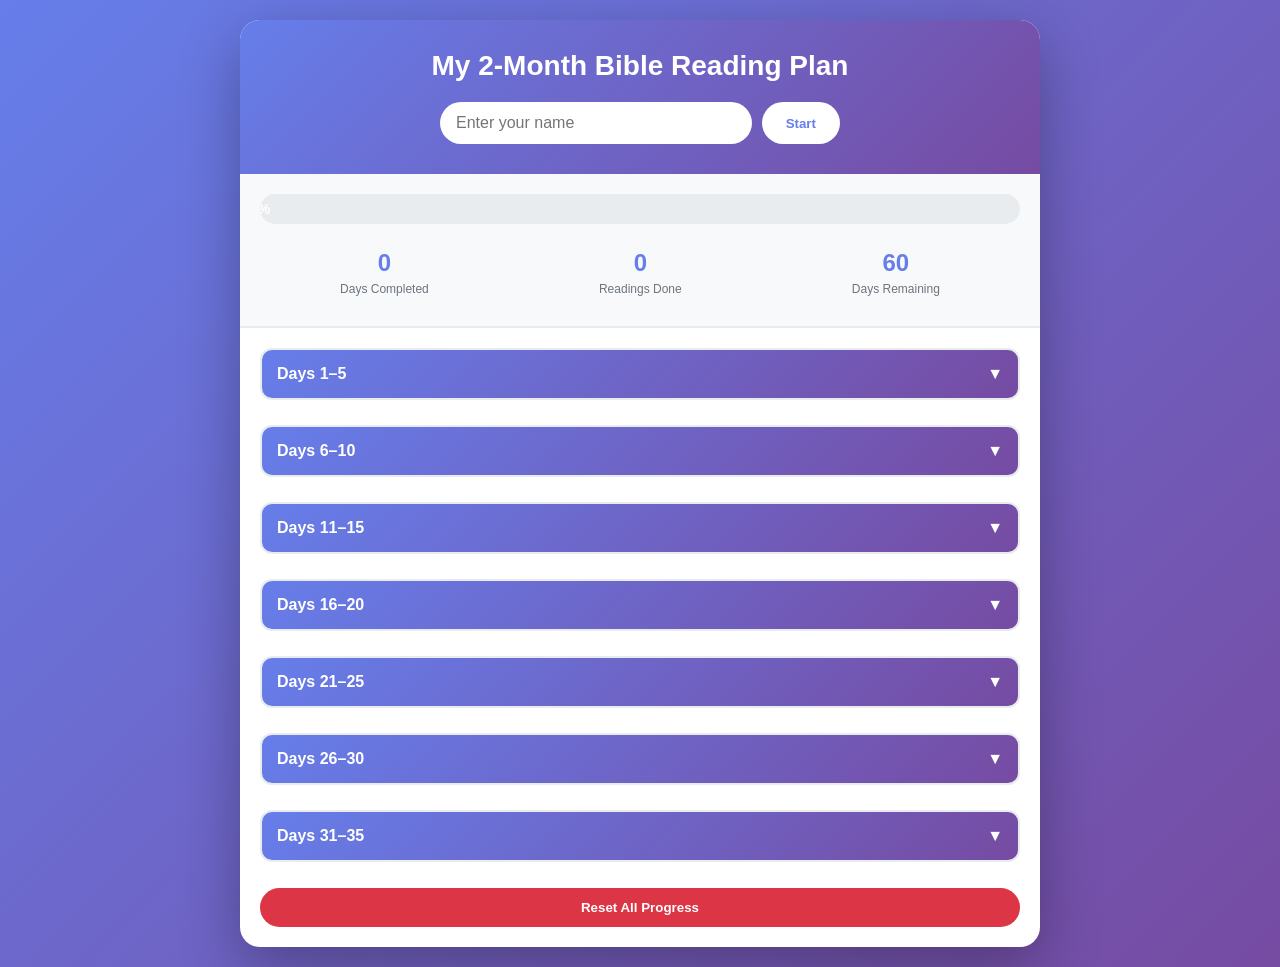
<file: index.html>
<!DOCTYPE html>
<html lang="en">

<head>
    <meta charset="UTF-8" />
    <meta name="viewport" content="width=device-width, initial-scale=1.0" />
    <title>2‑Month Bible Reading Tracker</title>
    <link rel="stylesheet" href="bible_tracker.css" />
</head>

<body>
    <div class="container">
        <div class="header">
            <h1>My 2‑Month Bible Reading Plan</h1>
            <div class="name-input" id="nameSection">
                <input type="text" id="nameInput" placeholder="Enter your name" />
                <button onclick="saveName()">Start</button>
            </div>
            <div class="welcome" id="welcomeText" style="display:none;"></div>
        </div>

        <div class="progress-section">
            <div class="progress-bar-container">
                <div class="progress-bar" id="progressBar">0%</div>
            </div>
            <div class="stats">
                <div class="stat">
                    <div class="stat-number" id="completedDays">0</div>
                    <div class="stat-label">Days Completed</div>
                </div>
                <div class="stat">
                    <div class="stat-number" id="totalReadings">0</div>
                    <div class="stat-label">Readings Done</div>
                </div>
                <div class="stat">
                    <div class="stat-number" id="remainingDays">60</div>
                    <div class="stat-label">Days Remaining</div>
                </div>
            </div>
        </div>

        <div class="content" id="content"></div>

        <button class="reset-button" onclick="resetProgress()">Reset All Progress</button>
    </div>

    <script>
        const readingPlan = [
            {
                section: "Days 1–5", days: [
                    { day: 1, readings: ["Genesis 1–8", "Psalms 1–4", "Matthew 1–3"] },
                    { day: 2, readings: ["Genesis 9–16", "Psalms 5–8", "Matthew 4–6"] },
                    { day: 3, readings: ["Genesis 17–24", "Psalms 9–12", "Matthew 7–9"] },
                    { day: 4, readings: ["Genesis 25–32", "Psalms 13–16", "Matthew 10–12"] },
                    { day: 5, readings: ["Genesis 33–40", "Psalms 17–20", "Matthew 13–15"] }
                ]
            },
            {
                section: "Days 6–10", days: [
                    { day: 6, readings: ["Genesis 41–50", "Psalms 21–24", "Matthew 16–18"] },
                    { day: 7, readings: ["Exodus 1–10", "Psalms 25–28", "Matthew 19–21"] },
                    { day: 8, readings: ["Exodus 11–20", "Psalms 29–32", "Matthew 22–24"] },
                    { day: 9, readings: ["Exodus 21–30", "Psalms 33–36", "Matthew 25–28"] },
                    { day: 10, readings: ["Exodus 31–40", "Psalms 37–40", "Mark 1–4"] }
                ]
            },
            {
                section: "Days 11–15", days: [
                    { day: 11, readings: ["Leviticus 1–10", "Psalms 41–44", "Mark 5–7"] },
                    { day: 12, readings: ["Leviticus 11–20", "Psalms 45–48", "Mark 8–10"] },
                    { day: 13, readings: ["Leviticus 21–27", "Psalms 49–52", "Mark 11–13"] },
                    { day: 14, readings: ["Numbers 1–10", "Psalms 53–56", "Mark 14–16"] },
                    { day: 15, readings: ["Numbers 11–20", "Psalms 57–60", "Luke 1–3"] }
                ]
            },
            {
                section: "Days 16–20", days: [
                    { day: 16, readings: ["Numbers 21–30", "Psalms 61–64", "Luke 4–6"] },
                    { day: 17, readings: ["Numbers 31–36 + Deut 1–4", "Psalms 65–68", "Luke 7–9"] },
                    { day: 18, readings: ["Deuteronomy 5–14", "Psalms 69–72", "Luke 10–12"] },
                    { day: 19, readings: ["Deuteronomy 15–24", "Psalms 73–76", "Luke 13–15"] },
                    { day: 20, readings: ["Deuteronomy 25–34", "Psalms 77–80", "Luke 16–18"] }
                ]
            },
            {
                section: "Days 21–25", days: [
                    { day: 21, readings: ["Joshua 1–10", "Psalms 81–84", "Luke 19–21"] },
                    { day: 22, readings: ["Joshua 11–24", "Psalms 85–88", "Luke 22–24"] },
                    { day: 23, readings: ["Judges 1–10", "Psalms 89–92", "John 1–3"] },
                    { day: 24, readings: ["Judges 11–21 + Ruth", "Psalms 93–96", "John 4–6"] },
                    { day: 25, readings: ["1 Samuel 1–10", "Psalms 97–100", "John 7–9"] }
                ]
            },
            {
                section: "Days 26–30", days: [
                    { day: 26, readings: ["1 Samuel 11–20", "Psalms 101–104", "John 10–12"] },
                    { day: 27, readings: ["1 Samuel 21–31 + 2 Sam 1–4", "Psalms 105–108", "John 13–15"] },
                    { day: 28, readings: ["2 Samuel 5–18", "Psalms 109–112", "John 16–18"] },
                    { day: 29, readings: ["2 Samuel 19–24 + 1 Kings 1–2", "Psalms 113–116", "John 19–21"] },
                    { day: 30, readings: ["1 Kings 3–14", "Psalms 117–119", "Acts 1–3"] }
                ]
            },
            {
                section: "Days 31–35", days: [
                    { day: 31, readings: ["1 Kings 15–22", "Psalms 120–123", "Acts 4–6"] },
                    { day: 32, readings: ["2 Kings 1–12", "Psalms 124–127", "Acts 7–9"] },
                    { day: 33, readings: ["2 Kings 13–25", "Psalms 128–131", "Acts 10–12"] },
                    { day: 34, readings: ["1 Chronicles 1–12", "Psalms 132–135", "Acts 13–15"] },
                    { day: 35, readings: ["1 Chronicles 13–29", "Psalms 136–139", "Acts 16–18"] }
                ]
            },
            {
                section: "Days 36–40", days: [
                    { day: 36, readings: ["2 Chronicles 1–12", "Psalms 140–143", "Acts 19–21"] },
                    { day: 37, readings: ["2 Chronicles 13–28", "Psalms 144–147", "Acts 22–24"] },
                    { day: 38, readings: ["2 Chronicles 29–36 + Ezra 1–2", "Psalms 148–150", "Acts 25–28"] },
                    { day: 39, readings: ["Ezra 3–10 + Nehemiah 1–4", "Proverbs 1–4", "Romans 1–3"] },
                    { day: 40, readings: ["Nehemiah 5–13 + Esther", "Proverbs 5–8", "Romans 4–6"] }
                ]
            },
            {
                section: "Days 41–45", days: [
                    { day: 41, readings: ["Job 1–14", "Proverbs 9–12", "Romans 7–9"] },
                    { day: 42, readings: ["Job 15–28", "Proverbs 13–16", "Romans 10–12"] },
                    { day: 43, readings: ["Job 29–42", "Proverbs 17–20", "Romans 13–16"] },
                    { day: 44, readings: ["Isaiah 1–20", "Proverbs 21–24", "1 Corinthians 1–4"] },
                    { day: 45, readings: ["Isaiah 21–40", "Proverbs 25–28", "1 Corinthians 5–8"] }
                ]
            },
            {
                section: "Days 46–50", days: [
                    { day: 46, readings: ["Isaiah 41–66", "Proverbs 29–31", "1 Corinthians 9–12"] },
                    { day: 47, readings: ["Jeremiah 1–20", "Ecclesiastes 1–4", "1 Corinthians 13–16"] },
                    { day: 48, readings: ["Jeremiah 21–40", "Ecclesiastes 5–8", "2 Corinthians 1–5"] },
                    { day: 49, readings: ["Jeremiah 41–52 + Lamentations", "Ecclesiastes 9–12", "2 Corinthians 6–10"] },
                    { day: 50, readings: ["Ezekiel 1–20", "Song of Solomon", "2 Corinthians 11–13"] }
                ]
            },
            {
                section: "Days 51–55", days: [
                    { day: 51, readings: ["Ezekiel 21–40", "Daniel 1–3", "Galatians"] },
                    { day: 52, readings: ["Ezekiel 41–48 + Daniel 4–6", "Daniel 7–9", "Ephesians"] },
                    { day: 53, readings: ["Daniel 10–12 + Hosea", "Joel + Amos", "Philippians"] },
                    { day: 54, readings: ["Obadiah + Jonah + Micah", "Nahum + Habakkuk", "Colossians"] },
                    { day: 55, readings: ["Zephaniah + Haggai + Zechariah", "Malachi", "1 & 2 Thessalonians"] }
                ]
            },
            {
                section: "Days 56–60", days: [
                    { day: 56, readings: ["1 Timothy + 2 Timothy", "Titus + Philemon", "Hebrews 1–7"] },
                    { day: 57, readings: ["Hebrews 8–13", "James", "1 Peter"] },
                    { day: 58, readings: ["2 Peter", "1–3 John", "Jude"] },
                    { day: 59, readings: ["Revelation 1–11", "", ""] },
                    { day: 60, readings: ["Revelation 12–22", "", ""] }
                ]
            }
        ];

        let progress = {};

        function loadProgress() {
            const saved = localStorage.getItem("twoMonthProgress");
            if (saved) progress = JSON.parse(saved);
            const name = localStorage.getItem("userName");
            if (name) {
                document.getElementById("nameSection").style.display = "none";
                const w = document.getElementById("welcomeText");
                w.style.display = "block";
                w.textContent = `Welcome back, ${name}!`;
            }
        }

        function saveName() {
            const name = document.getElementById("nameInput").value.trim();
            if (name) {
                localStorage.setItem("userName", name);
                document.getElementById("nameSection").style.display = "none";
                const w = document.getElementById("welcomeText");
                w.style.display = "block";
                w.textContent = `Welcome, ${name}!`;
            }
        }

        function toggleSection(i) {
            document.getElementById("sec" + i).classList.toggle("active");
        }

        function updateDay(id) {
            progress[id] = !progress[id];
            localStorage.setItem("twoMonthProgress", JSON.stringify(progress));
            updateStats();
        }

        function updateStats() {
            const done = Object.values(progress).filter(v => v).length;
            const percent = Math.round((done / 60) * 100);
            document.getElementById("completedDays").textContent = done;
            document.getElementById("totalReadings").textContent = done * 3;
            document.getElementById("remainingDays").textContent = 60 - done;
            const bar = document.getElementById("progressBar");
            bar.style.width = percent + "%";
            bar.textContent = percent + "%";
        }

        function renderPlan() {
            const container = document.getElementById("content");
            container.innerHTML = "";
            readingPlan.forEach((sec, i) => {
                const wrap = document.createElement("div");
                wrap.className = "week-section";
                const header = document.createElement("div");
                header.className = "week-header";
                header.onclick = () => toggleSection(i);
                header.innerHTML = `<span>${sec.section}</span><span>▼</span>`;
                const body = document.createElement("div");
                body.className = "week-content";
                body.id = "sec" + i;
                sec.days.forEach(d => {
                    const id = "day" + d.day;
                    const checked = progress[id] ? "checked" : "";
                    const row = document.createElement("div");
                    row.className = "day-item";
                    row.innerHTML = `
            <div class="checkbox-container">
              <input type="checkbox" ${checked} onchange="updateDay('${id}')">
            </div>
            <div class="day-info">
              <div class="day-date">Day ${d.day}</div>
              <div class="reading"><span class="reading-label">Morning:</span> ${d.readings[0]}</div>
              <div class="reading"><span class="reading-label">Afternoon:</span> ${d.readings[1]}</div>
              <div class="reading"><span class="reading-label">Night:</span> ${d.readings[2]}</div>
            </div>`;
                    body.appendChild(row);
                });
                wrap.appendChild(header);
                wrap.appendChild(body);
                container.appendChild(wrap);
            });
        }

        function resetProgress() {
            if (confirm("Reset all progress?")) {
                progress = {};
                localStorage.removeItem("twoMonthProgress");
                localStorage.removeItem("userName");
                location.reload();
            }
        }

        loadProgress();
        renderPlan();
        updateStats();
    </script>
</body>

</html>
</file>
<file: bible_tracker.css>
* {
    margin: 0;
    padding: 0;
    box-sizing: border-box;
}

:root {
    --pri-color: linear-gradient(135deg, #667eea 0%, #764ba2 100%);
    --sec-color: #495057;
}

body {
    font-family: 'Segoe UI', Tahoma, Geneva, Verdana, sans-serif;
    background: var(--pri-color);
    min-height: 100vh;
    padding: 20px;
}

.container {
    max-width: 800px;
    background: white;
    border-radius: 20px;
    box-shadow: 0 20px 60px rgba(0, 0, 0, 0.3);
    overflow: hidden;
}

.container,
.name-input {
    margin: 0 auto;
}

.header {
    background: var(--pri-color);
    color: white;
    padding: 30px 20px;
    text-align: center;
}

.header h1 {
    font-size: 28px;
    margin-bottom: 20px;
    font-weight: 600;
}

.name-input {
    display: flex;
    gap: 10px;
    max-width: 400px;
}

.name-input input {
    flex: 1;
    padding: 12px 16px;
    font-size: 16px;
    outline: none;
}

.name-input input,
.name-input button {
    border: none;
    border-radius: 25px;
}

.name-input button {
    padding: 12px 24px;
    background: white;
    color: #667eea;
    font-weight: 600;
    cursor: pointer;
    transition: transform 0.2s;
}

.name-input button:hover {
    transform: scale(1.05);
}

.welcome {
    margin-top: 15px;
    font-size: 18px;
    font-weight: 500;
}

.progress-section {
    padding: 20px;
    background: #f8f9fa;
    border-bottom: 2px solid #e9ecef;
}

.progress-bar-container {
    background: #e9ecef;
    border-radius: 20px;
    height: 30px;
    overflow: hidden;
    position: relative;
}

.progress-bar {
    height: 100%;
    background: linear-gradient(90deg, #667eea 0%, #764ba2 100%);
    transition: width 0.3s ease;
    display: flex;
    align-items: center;
    justify-content: center;
    color: white;
    font-weight: 600;
    font-size: 14px;
}

.stats {
    display: flex;
    justify-content: space-around;
    margin-top: 15px;
    flex-wrap: wrap;
    gap: 10px;
}

.stat {
    text-align: center;
    padding: 10px;
}

.stat-number {
    font-size: 24px;
    font-weight: bold;
    color: #667eea;
}

.stat-label {
    font-size: 12px;
    color: #6c757d;
    margin-top: 5px;
}

.content {
    padding: 20px;
    max-height: 60vh;
    overflow-y: auto;
}

.week-section {
    margin-bottom: 25px;
    border: 2px solid #e9ecef;
    border-radius: 12px;
    overflow: hidden;
}

.week-header {
    background: var(--pri-color);
    color: white;
    padding: 15px;
    font-weight: 600;
    cursor: pointer;
    display: flex;
    justify-content: space-between;
    align-items: center;
}

.week-header:hover {
    opacity: 0.9;
}

.week-content {
    display: none;
}

.week-content.active {
    display: block;
}

.day-item {
    padding: 15px;
    border-bottom: 1px solid #e9ecef;
    display: flex;
    align-items: center;
    gap: 15px;
}

.day-item:last-child {
    border-bottom: none;
}

.checkbox-container {
    display: flex;
    gap: 10px;
}

input[type="checkbox"] {
    width: 24px;
    height: 24px;
    cursor: pointer;
    accent-color: #667eea;
}

.day-info {
    flex: 1;
}

.day-date {
    font-weight: 600;
    color: var(--sec-color);
    margin-bottom: 5px;
}

.reading {
    font-size: 14px;
    color: #6c757d;
}

.reading-label {
    font-weight: 600;
    color: var(--sec-color);
    display: inline-block;
    min-width: 70px;
}

.reset-button {
    margin: 20px;
    padding: 12px 24px;
    background: #dc3545;
    color: white;
    border: none;
    border-radius: 25px;
    font-weight: 600;
    cursor: pointer;
    width: calc(100% - 40px);
}

.reset-button:hover {
    background: #c82333;
}

@media (max-width: 600px) {
    .header h1 {
        font-size: 24px;
    }

    .name-input {
        flex-direction: column;
    }

    .stats {
        font-size: 14px;
    }

    .stat-number {
        font-size: 20px;
    }
}
</file>
<file: Bible Tracker/styles/bible_tracker.css>
* {
    margin: 0;
    padding: 0;
    box-sizing: border-box;
}

body {
    font-family: 'Segoe UI', Tahoma, Geneva, Verdana, sans-serif;
    background: linear-gradient(135deg, #667eea 0%, #764ba2 100%);
    min-height: 100vh;
    padding: 20px;
}

.container {
    max-width: 800px;
    margin: 0 auto;
    background: white;
    border-radius: 20px;
    box-shadow: 0 20px 60px rgba(0, 0, 0, 0.3);
    overflow: hidden;
}

.header {
    background: linear-gradient(135deg, #667eea 0%, #764ba2 100%);
    color: white;
    padding: 30px 20px;
    text-align: center;
}

.header h1 {
    font-size: 28px;
    margin-bottom: 20px;
    font-weight: 600;
}

.name-input {
    display: flex;
    gap: 10px;
    max-width: 400px;
    margin: 0 auto;
}

.name-input input {
    flex: 1;
    padding: 12px 16px;
    border: none;
    border-radius: 25px;
    font-size: 16px;
    outline: none;
}

.name-input button {
    padding: 12px 24px;
    background: white;
    color: #667eea;
    border: none;
    border-radius: 25px;
    font-weight: 600;
    cursor: pointer;
    transition: transform 0.2s;
}

.name-input button:hover {
    transform: scale(1.05);
}

.welcome {
    margin-top: 15px;
    font-size: 18px;
    font-weight: 500;
}

.progress-section {
    padding: 20px;
    background: #f8f9fa;
    border-bottom: 2px solid #e9ecef;
}

.progress-bar-container {
    background: #e9ecef;
    border-radius: 20px;
    height: 30px;
    overflow: hidden;
    position: relative;
}

.progress-bar {
    height: 100%;
    background: linear-gradient(90deg, #667eea 0%, #764ba2 100%);
    transition: width 0.3s ease;
    display: flex;
    align-items: center;
    justify-content: center;
    color: white;
    font-weight: 600;
    font-size: 14px;
}

.stats {
    display: flex;
    justify-content: space-around;
    margin-top: 15px;
    flex-wrap: wrap;
    gap: 10px;
}

.stat {
    text-align: center;
    padding: 10px;
}

.stat-number {
    font-size: 24px;
    font-weight: bold;
    color: #667eea;
}

.stat-label {
    font-size: 12px;
    color: #6c757d;
    margin-top: 5px;
}

.content {
    padding: 20px;
    max-height: 60vh;
    overflow-y: auto;
}

.week-section {
    margin-bottom: 25px;
    border: 2px solid #e9ecef;
    border-radius: 12px;
    overflow: hidden;
}

.week-header {
    background: linear-gradient(135deg, #667eea 0%, #764ba2 100%);
    color: white;
    padding: 15px;
    font-weight: 600;
    cursor: pointer;
    display: flex;
    justify-content: space-between;
    align-items: center;
}

.week-header:hover {
    opacity: 0.9;
}

.week-content {
    display: none;
}

.week-content.active {
    display: block;
}

.day-item {
    padding: 15px;
    border-bottom: 1px solid #e9ecef;
    display: flex;
    align-items: center;
    gap: 15px;
}

.day-item:last-child {
    border-bottom: none;
}

.checkbox-container {
    display: flex;
    gap: 10px;
}

input[type="checkbox"] {
    width: 24px;
    height: 24px;
    cursor: pointer;
    accent-color: #667eea;
}

.day-info {
    flex: 1;
}

.day-date {
    font-weight: 600;
    color: #495057;
    margin-bottom: 5px;
}

.reading {
    font-size: 14px;
    color: #6c757d;
}

.reading-label {
    font-weight: 600;
    color: #495057;
    display: inline-block;
    min-width: 70px;
}

.reset-button {
    margin: 20px;
    padding: 12px 24px;
    background: #dc3545;
    color: white;
    border: none;
    border-radius: 25px;
    font-weight: 600;
    cursor: pointer;
    width: calc(100% - 40px);
}

.reset-button:hover {
    background: #c82333;
}

@media (max-width: 600px) {
    .header h1 {
        font-size: 24px;
    }

    .name-input {
        flex-direction: column;
    }

    .stats {
        font-size: 14px;
    }

    .stat-number {
        font-size: 20px;
    }
}
</file>
